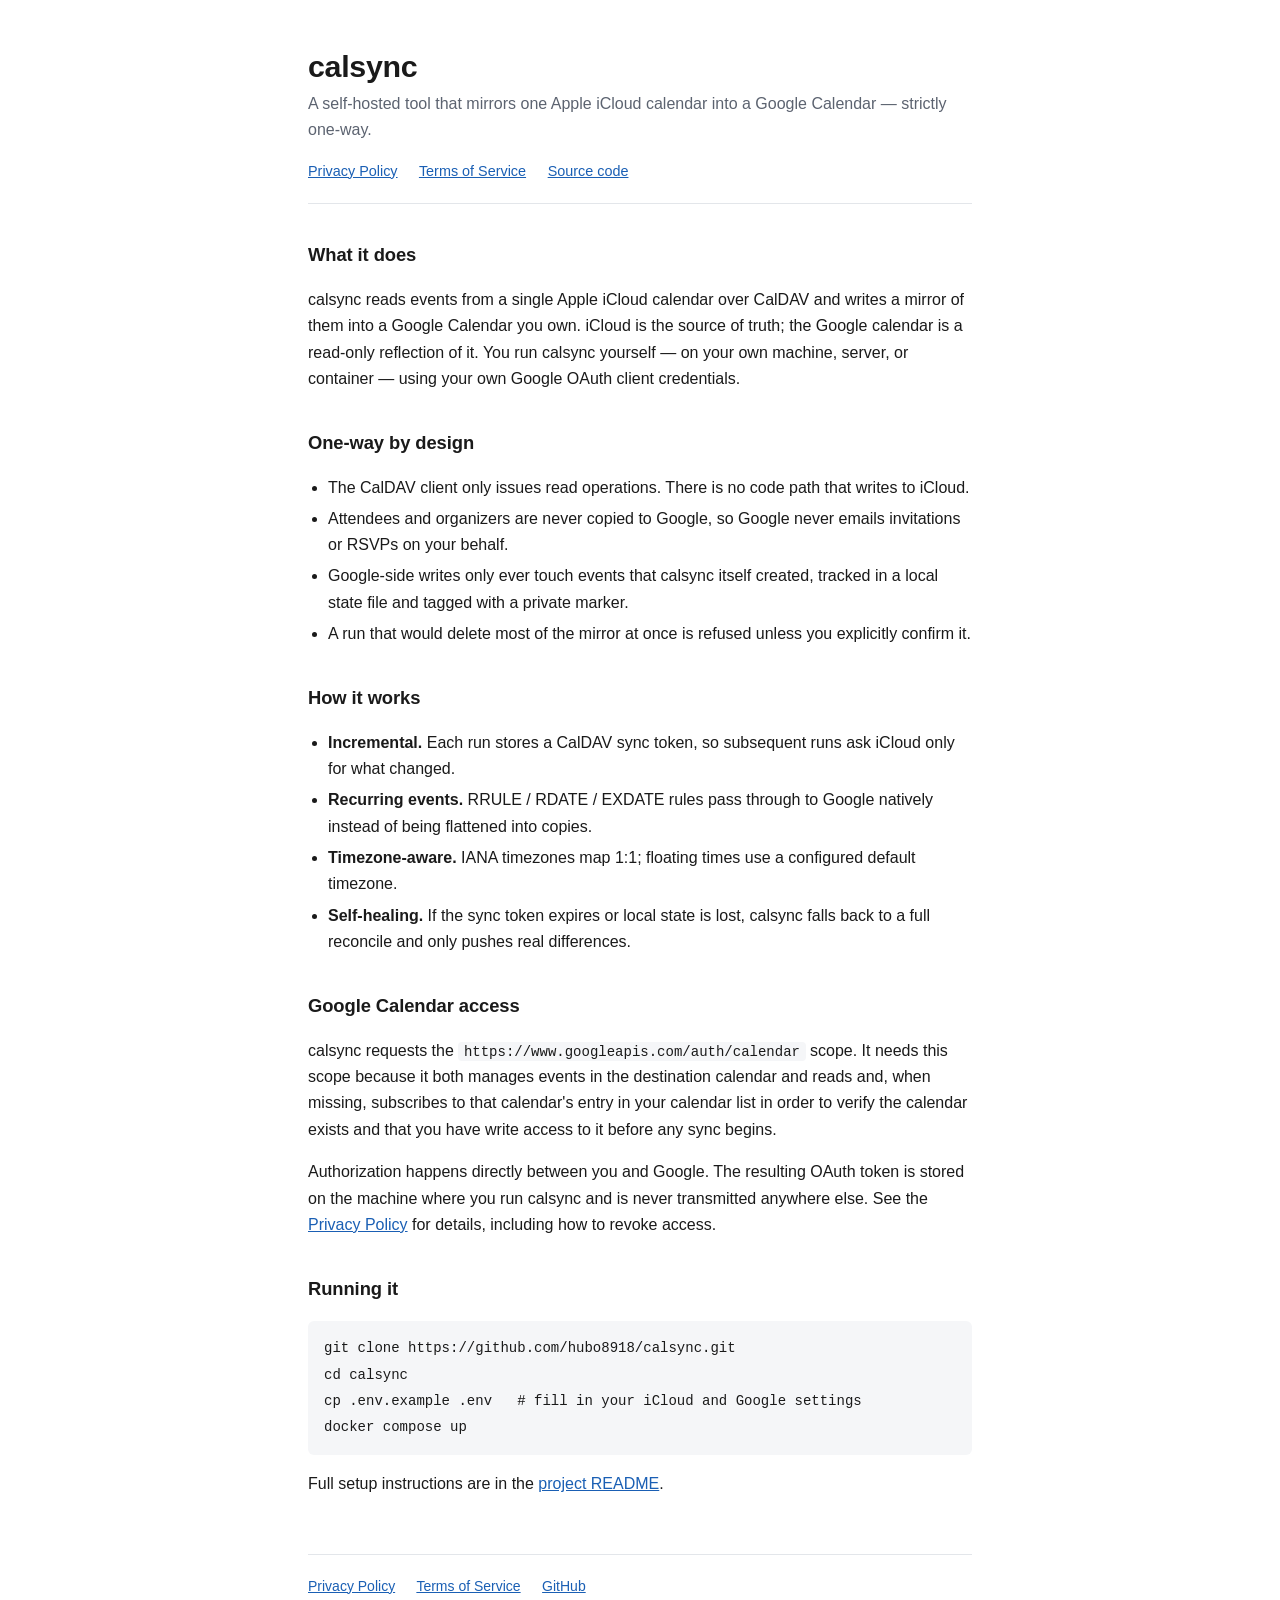
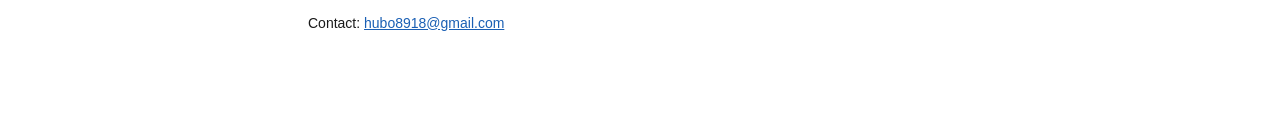
<file: index.html>
<!doctype html>
<html lang="en">
<head>
<meta charset="utf-8">
<meta name="viewport" content="width=device-width, initial-scale=1">
<title>calsync — one-way iCloud → Google Calendar sync</title>
<meta name="description" content="calsync is a self-hosted tool that mirrors one Apple iCloud calendar into a Google Calendar, strictly one-way.">
<link rel="stylesheet" href="style.css">
</head>
<body>

<header>
  <h1>calsync</h1>
  <p class="tagline">A self-hosted tool that mirrors one Apple iCloud calendar into a Google Calendar — strictly one-way.</p>
  <nav>
    <a href="privacy.html">Privacy Policy</a>
    <a href="terms.html">Terms of Service</a>
    <a href="https://github.com/hubo8918/calsync">Source code</a>
  </nav>
</header>

<h2>What it does</h2>
<p>
  calsync reads events from a single Apple iCloud calendar over CalDAV and writes a mirror
  of them into a Google Calendar you own. iCloud is the source of truth; the Google calendar
  is a read-only reflection of it. You run calsync yourself — on your own machine, server, or
  container — using your own Google OAuth client credentials.
</p>

<h2>One-way by design</h2>
<ul>
  <li>The CalDAV client only issues read operations. There is no code path that writes to iCloud.</li>
  <li>Attendees and organizers are never copied to Google, so Google never emails invitations or RSVPs on your behalf.</li>
  <li>Google-side writes only ever touch events that calsync itself created, tracked in a local state file and tagged with a private marker.</li>
  <li>A run that would delete most of the mirror at once is refused unless you explicitly confirm it.</li>
</ul>

<h2>How it works</h2>
<ul>
  <li><strong>Incremental.</strong> Each run stores a CalDAV sync token, so subsequent runs ask iCloud only for what changed.</li>
  <li><strong>Recurring events.</strong> RRULE / RDATE / EXDATE rules pass through to Google natively instead of being flattened into copies.</li>
  <li><strong>Timezone-aware.</strong> IANA timezones map 1:1; floating times use a configured default timezone.</li>
  <li><strong>Self-healing.</strong> If the sync token expires or local state is lost, calsync falls back to a full reconcile and only pushes real differences.</li>
</ul>

<h2>Google Calendar access</h2>
<p>
  calsync requests the <code>https://www.googleapis.com/auth/calendar</code> scope. It needs this
  scope because it both manages events in the destination calendar and reads and, when missing,
  subscribes to that calendar's entry in your calendar list in order to verify the calendar exists
  and that you have write access to it before any sync begins.
</p>
<p>
  Authorization happens directly between you and Google. The resulting OAuth token is stored on the
  machine where you run calsync and is never transmitted anywhere else. See the
  <a href="privacy.html">Privacy Policy</a> for details, including how to revoke access.
</p>

<h2>Running it</h2>
<pre><code>git clone https://github.com/hubo8918/calsync.git
cd calsync
cp .env.example .env   # fill in your iCloud and Google settings
docker compose up</code></pre>
<p>Full setup instructions are in the <a href="https://github.com/hubo8918/calsync#readme">project README</a>.</p>

<footer>
  <a href="privacy.html">Privacy Policy</a>
  <a href="terms.html">Terms of Service</a>
  <a href="https://github.com/hubo8918/calsync">GitHub</a>
  <p>Contact: <a href="mailto:hubo8918@gmail.com">hubo8918@gmail.com</a></p>
</footer>

</body>
</html>
</file>
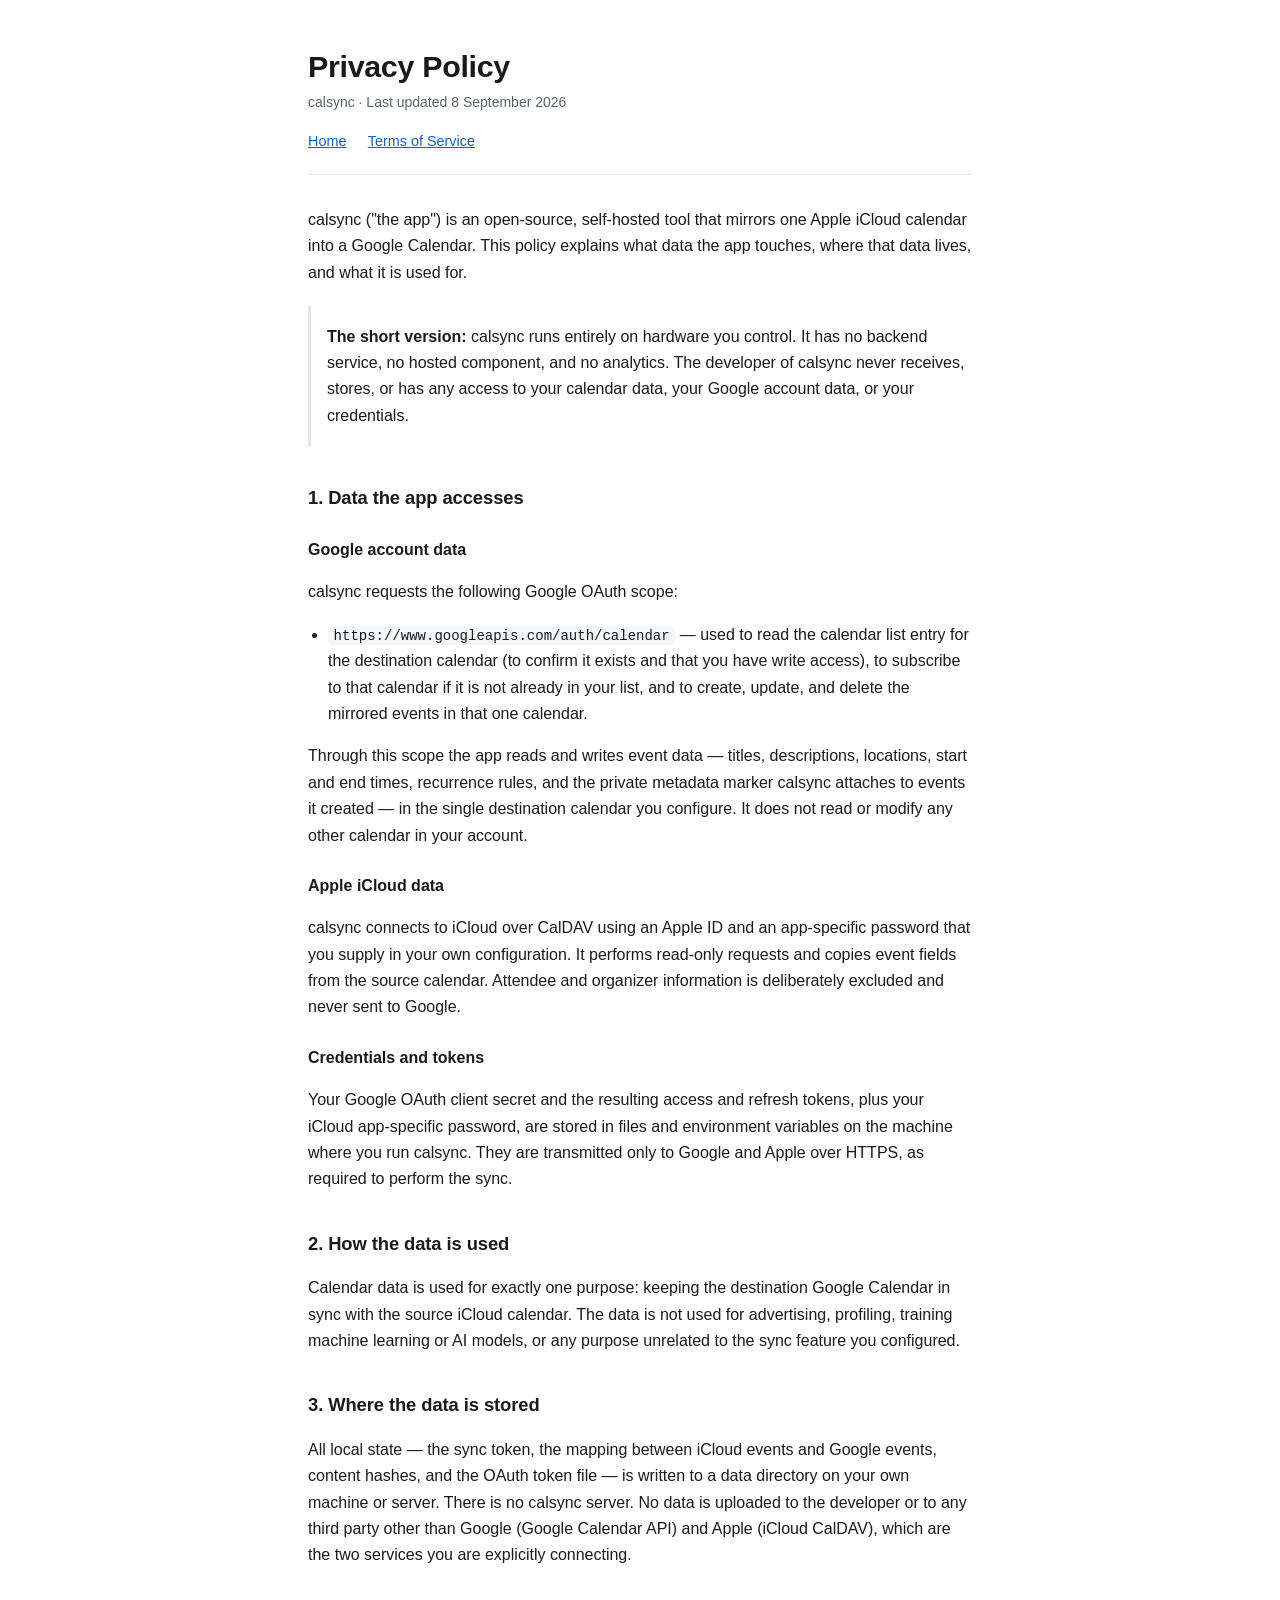
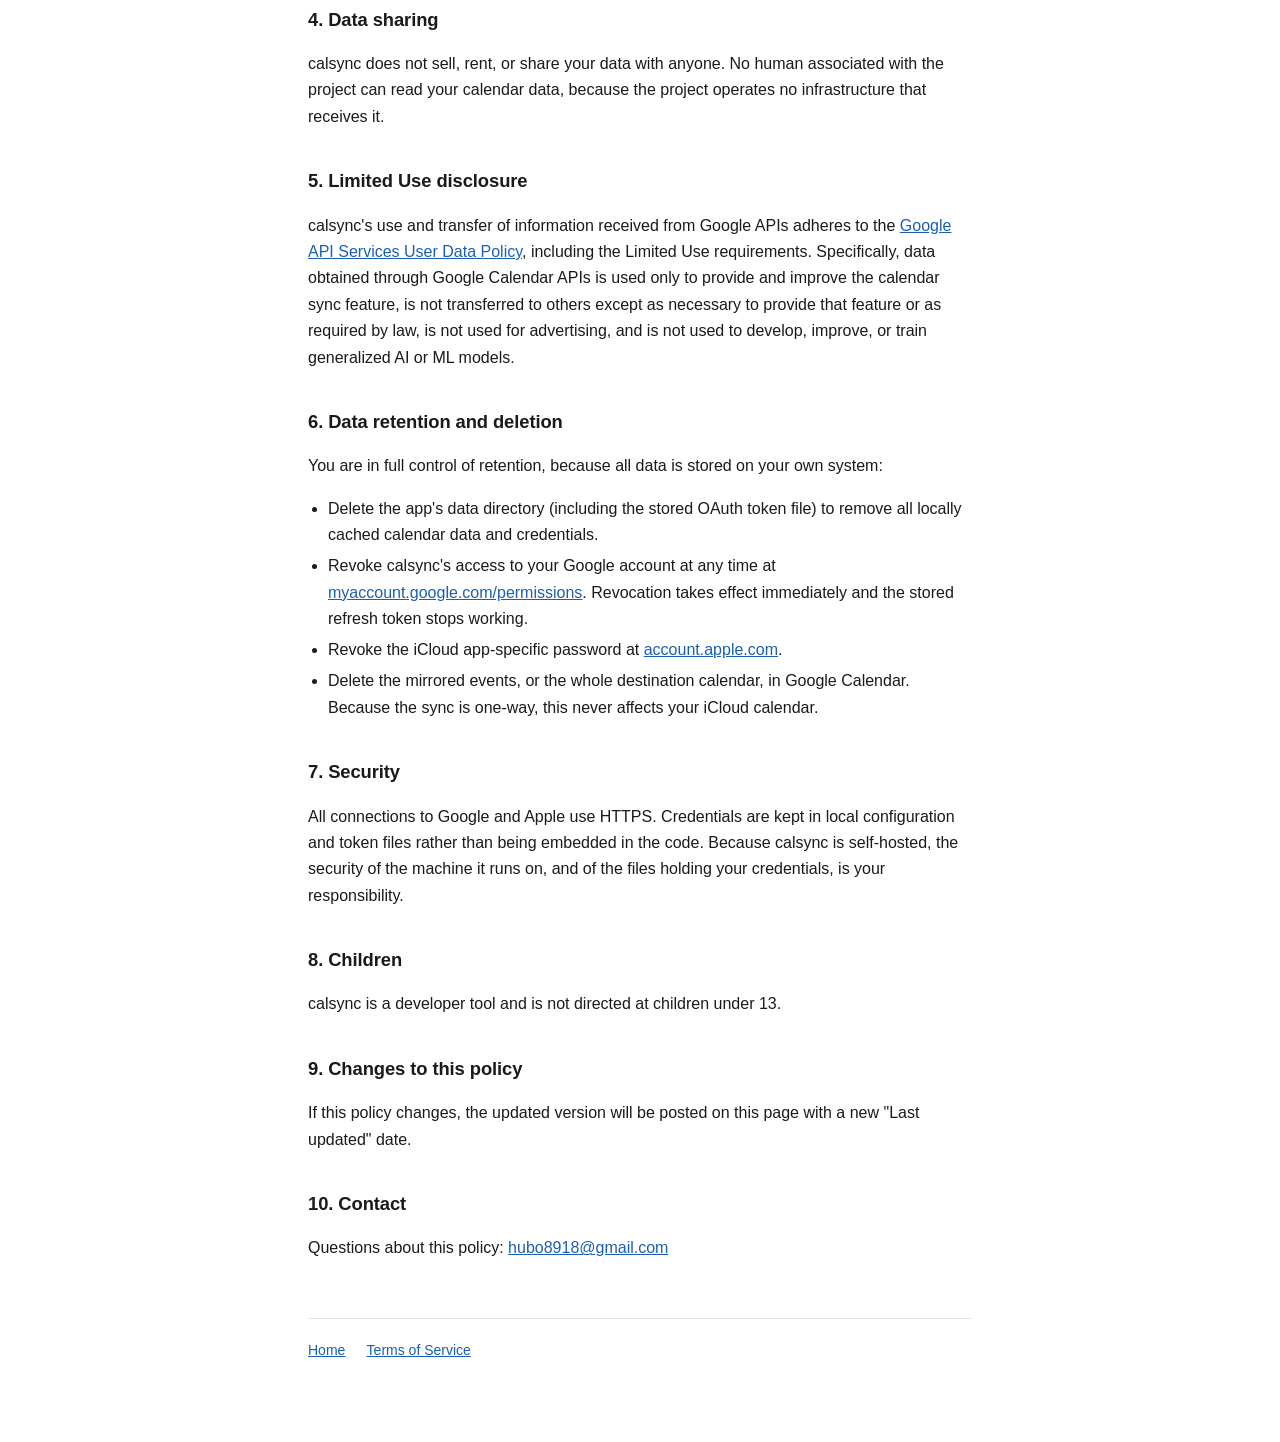
<file: privacy.html>
<!doctype html>
<html lang="en">
<head>
<meta charset="utf-8">
<meta name="viewport" content="width=device-width, initial-scale=1">
<title>Privacy Policy — calsync</title>
<meta name="description" content="Privacy policy for calsync, a self-hosted one-way iCloud to Google Calendar sync tool.">
<link rel="stylesheet" href="style.css">
</head>
<body>

<header>
  <h1>Privacy Policy</h1>
  <p class="meta">calsync · Last updated 8 September 2026</p>
  <nav>
    <a href="index.html">Home</a>
    <a href="terms.html">Terms of Service</a>
  </nav>
</header>

<p>
  calsync ("the app") is an open-source, self-hosted tool that mirrors one Apple iCloud calendar
  into a Google Calendar. This policy explains what data the app touches, where that data lives,
  and what it is used for.
</p>

<div class="note">
  <p>
    <strong>The short version:</strong> calsync runs entirely on hardware you control. It has no
    backend service, no hosted component, and no analytics. The developer of calsync never receives,
    stores, or has any access to your calendar data, your Google account data, or your credentials.
  </p>
</div>

<h2>1. Data the app accesses</h2>

<h3>Google account data</h3>
<p>calsync requests the following Google OAuth scope:</p>
<ul>
  <li>
    <code>https://www.googleapis.com/auth/calendar</code> — used to read the calendar list entry for
    the destination calendar (to confirm it exists and that you have write access), to subscribe to
    that calendar if it is not already in your list, and to create, update, and delete the mirrored
    events in that one calendar.
  </li>
</ul>
<p>
  Through this scope the app reads and writes event data — titles, descriptions, locations, start
  and end times, recurrence rules, and the private metadata marker calsync attaches to events it
  created — in the single destination calendar you configure. It does not read or modify any other
  calendar in your account.
</p>

<h3>Apple iCloud data</h3>
<p>
  calsync connects to iCloud over CalDAV using an Apple ID and an app-specific password that you
  supply in your own configuration. It performs read-only requests and copies event fields from the
  source calendar. Attendee and organizer information is deliberately excluded and never sent to
  Google.
</p>

<h3>Credentials and tokens</h3>
<p>
  Your Google OAuth client secret and the resulting access and refresh tokens, plus your iCloud
  app-specific password, are stored in files and environment variables on the machine where you run
  calsync. They are transmitted only to Google and Apple over HTTPS, as required to perform the sync.
</p>

<h2>2. How the data is used</h2>
<p>
  Calendar data is used for exactly one purpose: keeping the destination Google Calendar in sync
  with the source iCloud calendar. The data is not used for advertising, profiling, training machine
  learning or AI models, or any purpose unrelated to the sync feature you configured.
</p>

<h2>3. Where the data is stored</h2>
<p>
  All local state — the sync token, the mapping between iCloud events and Google events, content
  hashes, and the OAuth token file — is written to a data directory on your own machine or server.
  There is no calsync server. No data is uploaded to the developer or to any third party other than
  Google (Google Calendar API) and Apple (iCloud CalDAV), which are the two services you are
  explicitly connecting.
</p>

<h2>4. Data sharing</h2>
<p>
  calsync does not sell, rent, or share your data with anyone. No human associated with the project
  can read your calendar data, because the project operates no infrastructure that receives it.
</p>

<h2>5. Limited Use disclosure</h2>
<p>
  calsync's use and transfer of information received from Google APIs adheres to the
  <a href="https://developers.google.com/terms/api-services-user-data-policy">Google API Services
  User Data Policy</a>, including the Limited Use requirements. Specifically, data obtained through
  Google Calendar APIs is used only to provide and improve the calendar sync feature, is not
  transferred to others except as necessary to provide that feature or as required by law, is not
  used for advertising, and is not used to develop, improve, or train generalized AI or ML models.
</p>

<h2>6. Data retention and deletion</h2>
<p>You are in full control of retention, because all data is stored on your own system:</p>
<ul>
  <li>Delete the app's data directory (including the stored OAuth token file) to remove all locally cached calendar data and credentials.</li>
  <li>Revoke calsync's access to your Google account at any time at <a href="https://myaccount.google.com/permissions">myaccount.google.com/permissions</a>. Revocation takes effect immediately and the stored refresh token stops working.</li>
  <li>Revoke the iCloud app-specific password at <a href="https://account.apple.com">account.apple.com</a>.</li>
  <li>Delete the mirrored events, or the whole destination calendar, in Google Calendar. Because the sync is one-way, this never affects your iCloud calendar.</li>
</ul>

<h2>7. Security</h2>
<p>
  All connections to Google and Apple use HTTPS. Credentials are kept in local configuration and
  token files rather than being embedded in the code. Because calsync is self-hosted, the security
  of the machine it runs on, and of the files holding your credentials, is your responsibility.
</p>

<h2>8. Children</h2>
<p>calsync is a developer tool and is not directed at children under 13.</p>

<h2>9. Changes to this policy</h2>
<p>
  If this policy changes, the updated version will be posted on this page with a new "Last updated"
  date.
</p>

<h2>10. Contact</h2>
<p>
  Questions about this policy: <a href="mailto:hubo8918@gmail.com">hubo8918@gmail.com</a>
</p>

<footer>
  <a href="index.html">Home</a>
  <a href="terms.html">Terms of Service</a>
</footer>

</body>
</html>
</file>
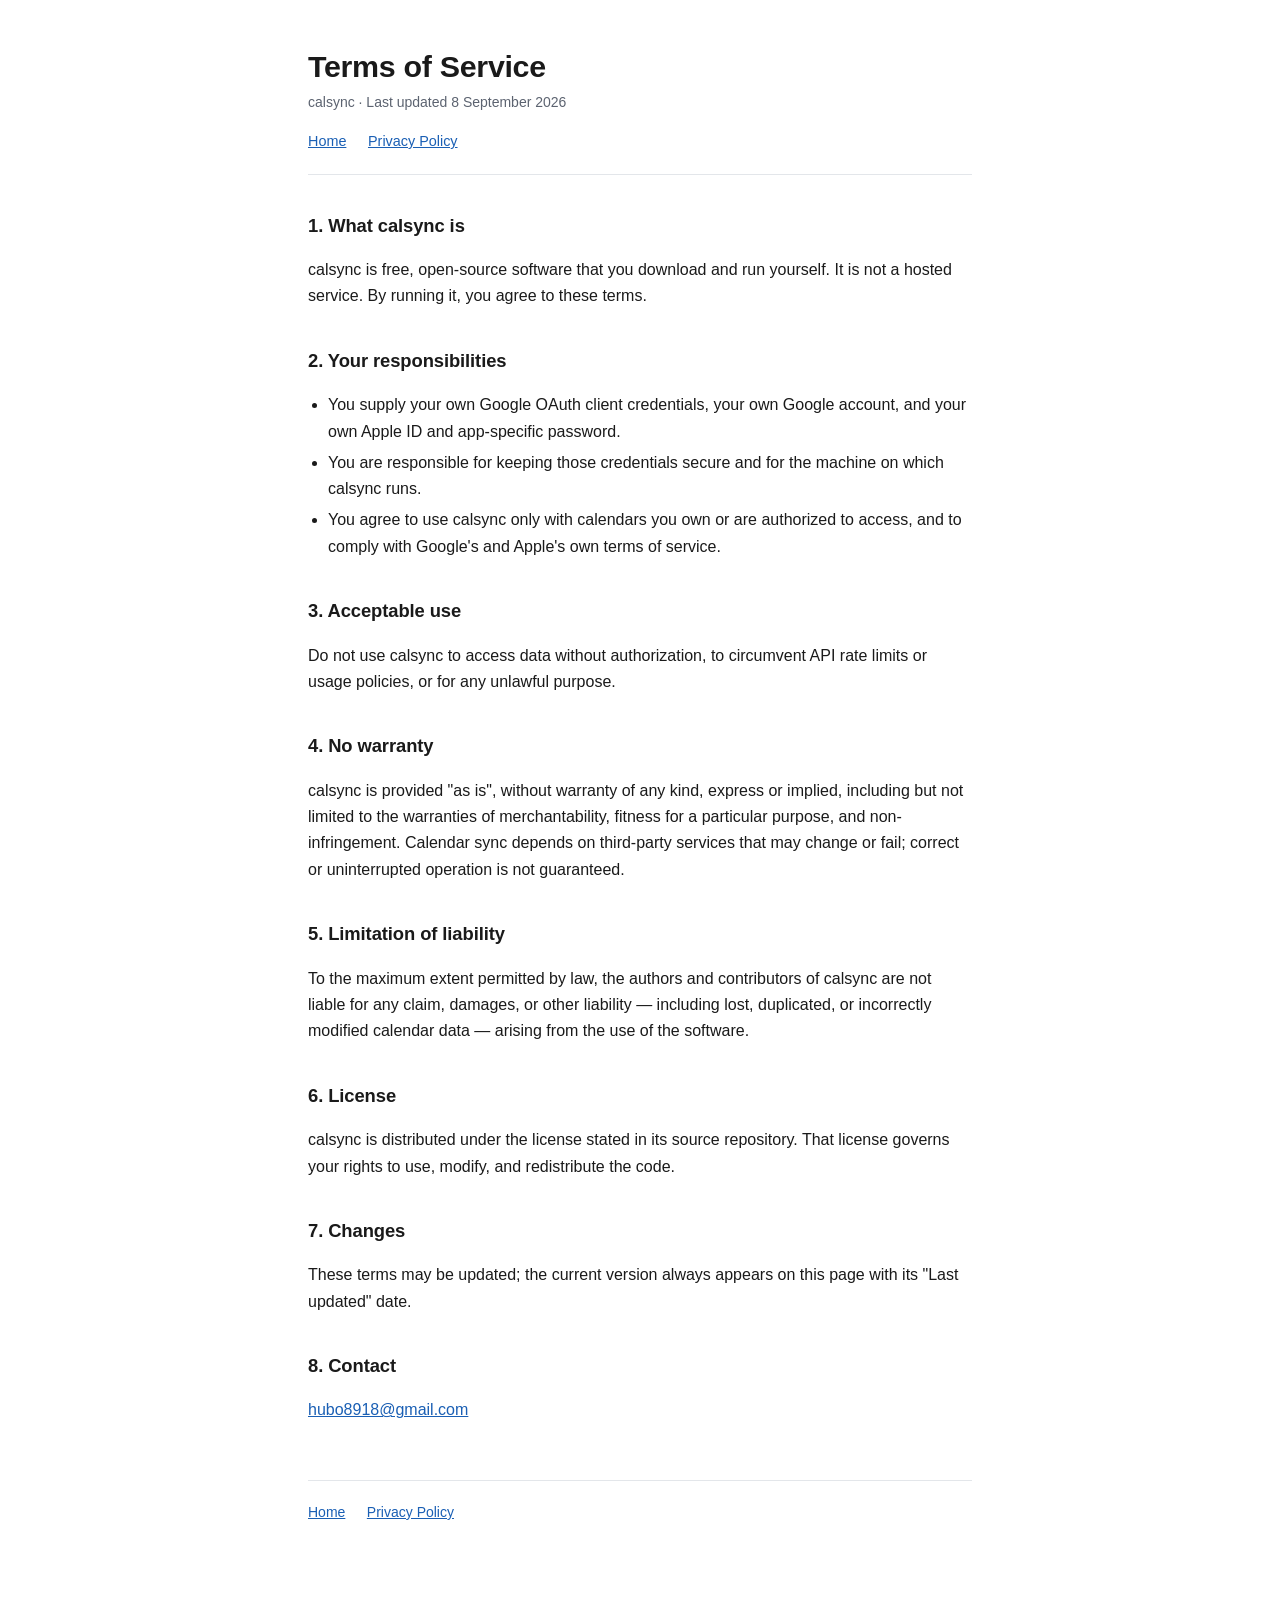
<file: terms.html>
<!doctype html>
<html lang="en">
<head>
<meta charset="utf-8">
<meta name="viewport" content="width=device-width, initial-scale=1">
<title>Terms of Service — calsync</title>
<meta name="description" content="Terms of service for calsync, a self-hosted one-way iCloud to Google Calendar sync tool.">
<link rel="stylesheet" href="style.css">
</head>
<body>

<header>
  <h1>Terms of Service</h1>
  <p class="meta">calsync · Last updated 8 September 2026</p>
  <nav>
    <a href="index.html">Home</a>
    <a href="privacy.html">Privacy Policy</a>
  </nav>
</header>

<h2>1. What calsync is</h2>
<p>
  calsync is free, open-source software that you download and run yourself. It is not a hosted
  service. By running it, you agree to these terms.
</p>

<h2>2. Your responsibilities</h2>
<ul>
  <li>You supply your own Google OAuth client credentials, your own Google account, and your own Apple ID and app-specific password.</li>
  <li>You are responsible for keeping those credentials secure and for the machine on which calsync runs.</li>
  <li>You agree to use calsync only with calendars you own or are authorized to access, and to comply with Google's and Apple's own terms of service.</li>
</ul>

<h2>3. Acceptable use</h2>
<p>
  Do not use calsync to access data without authorization, to circumvent API rate limits or usage
  policies, or for any unlawful purpose.
</p>

<h2>4. No warranty</h2>
<p>
  calsync is provided "as is", without warranty of any kind, express or implied, including but not
  limited to the warranties of merchantability, fitness for a particular purpose, and
  non-infringement. Calendar sync depends on third-party services that may change or fail; correct
  or uninterrupted operation is not guaranteed.
</p>

<h2>5. Limitation of liability</h2>
<p>
  To the maximum extent permitted by law, the authors and contributors of calsync are not liable for
  any claim, damages, or other liability — including lost, duplicated, or incorrectly modified
  calendar data — arising from the use of the software.
</p>

<h2>6. License</h2>
<p>
  calsync is distributed under the license stated in its source repository. That license governs your
  rights to use, modify, and redistribute the code.
</p>

<h2>7. Changes</h2>
<p>
  These terms may be updated; the current version always appears on this page with its "Last updated"
  date.
</p>

<h2>8. Contact</h2>
<p><a href="mailto:hubo8918@gmail.com">hubo8918@gmail.com</a></p>

<footer>
  <a href="index.html">Home</a>
  <a href="privacy.html">Privacy Policy</a>
</footer>

</body>
</html>
</file>
<file: style.css>
:root {
  --bg: #ffffff;
  --fg: #1a1a1a;
  --muted: #5c6370;
  --rule: #e3e6ea;
  --accent: #1a5fb4;
  --code-bg: #f5f6f8;
}
@media (prefers-color-scheme: dark) {
  :root {
    --bg: #14161a;
    --fg: #e6e8eb;
    --muted: #9aa3ad;
    --rule: #2a2e35;
    --accent: #7aa8e8;
    --code-bg: #1d2026;
  }
}
* { box-sizing: border-box; }
body {
  margin: 0 auto;
  padding: 3rem 1.25rem 5rem;
  max-width: 44rem;
  background: var(--bg);
  color: var(--fg);
  font: 16px/1.65 -apple-system, BlinkMacSystemFont, "Segoe UI", Roboto, Helvetica, Arial, sans-serif;
  -webkit-text-size-adjust: 100%;
}
header { border-bottom: 1px solid var(--rule); padding-bottom: 1.25rem; margin-bottom: 2rem; }
h1 { font-size: 1.9rem; line-height: 1.2; margin: 0 0 .4rem; letter-spacing: -.01em; }
h2 { font-size: 1.15rem; margin: 2.25rem 0 .6rem; letter-spacing: -.005em; }
h3 { font-size: 1rem; margin: 1.5rem 0 .4rem; }
p, li { color: var(--fg); }
.tagline, .meta { color: var(--muted); margin: 0; }
.meta { font-size: .875rem; }
a { color: var(--accent); }
ul { padding-left: 1.25rem; }
li { margin: .3rem 0; }
code {
  background: var(--code-bg);
  border-radius: 4px;
  padding: .12em .4em;
  font-family: ui-monospace, SFMono-Regular, Menlo, Consolas, monospace;
  font-size: .875em;
  overflow-wrap: anywhere;
}
pre { background: var(--code-bg); border-radius: 6px; padding: .9rem 1rem; overflow-x: auto; }
pre code { background: none; padding: 0; }
nav { margin-top: 1rem; font-size: .9rem; }
nav a { margin-right: 1.1rem; }
footer {
  border-top: 1px solid var(--rule);
  margin-top: 3.5rem;
  padding-top: 1.25rem;
  font-size: .875rem;
  color: var(--muted);
}
footer a { margin-right: 1.1rem; }
.note {
  border-left: 3px solid var(--rule);
  padding: .1rem 0 .1rem 1rem;
  margin: 1.25rem 0;
  color: var(--muted);
}
</file>
